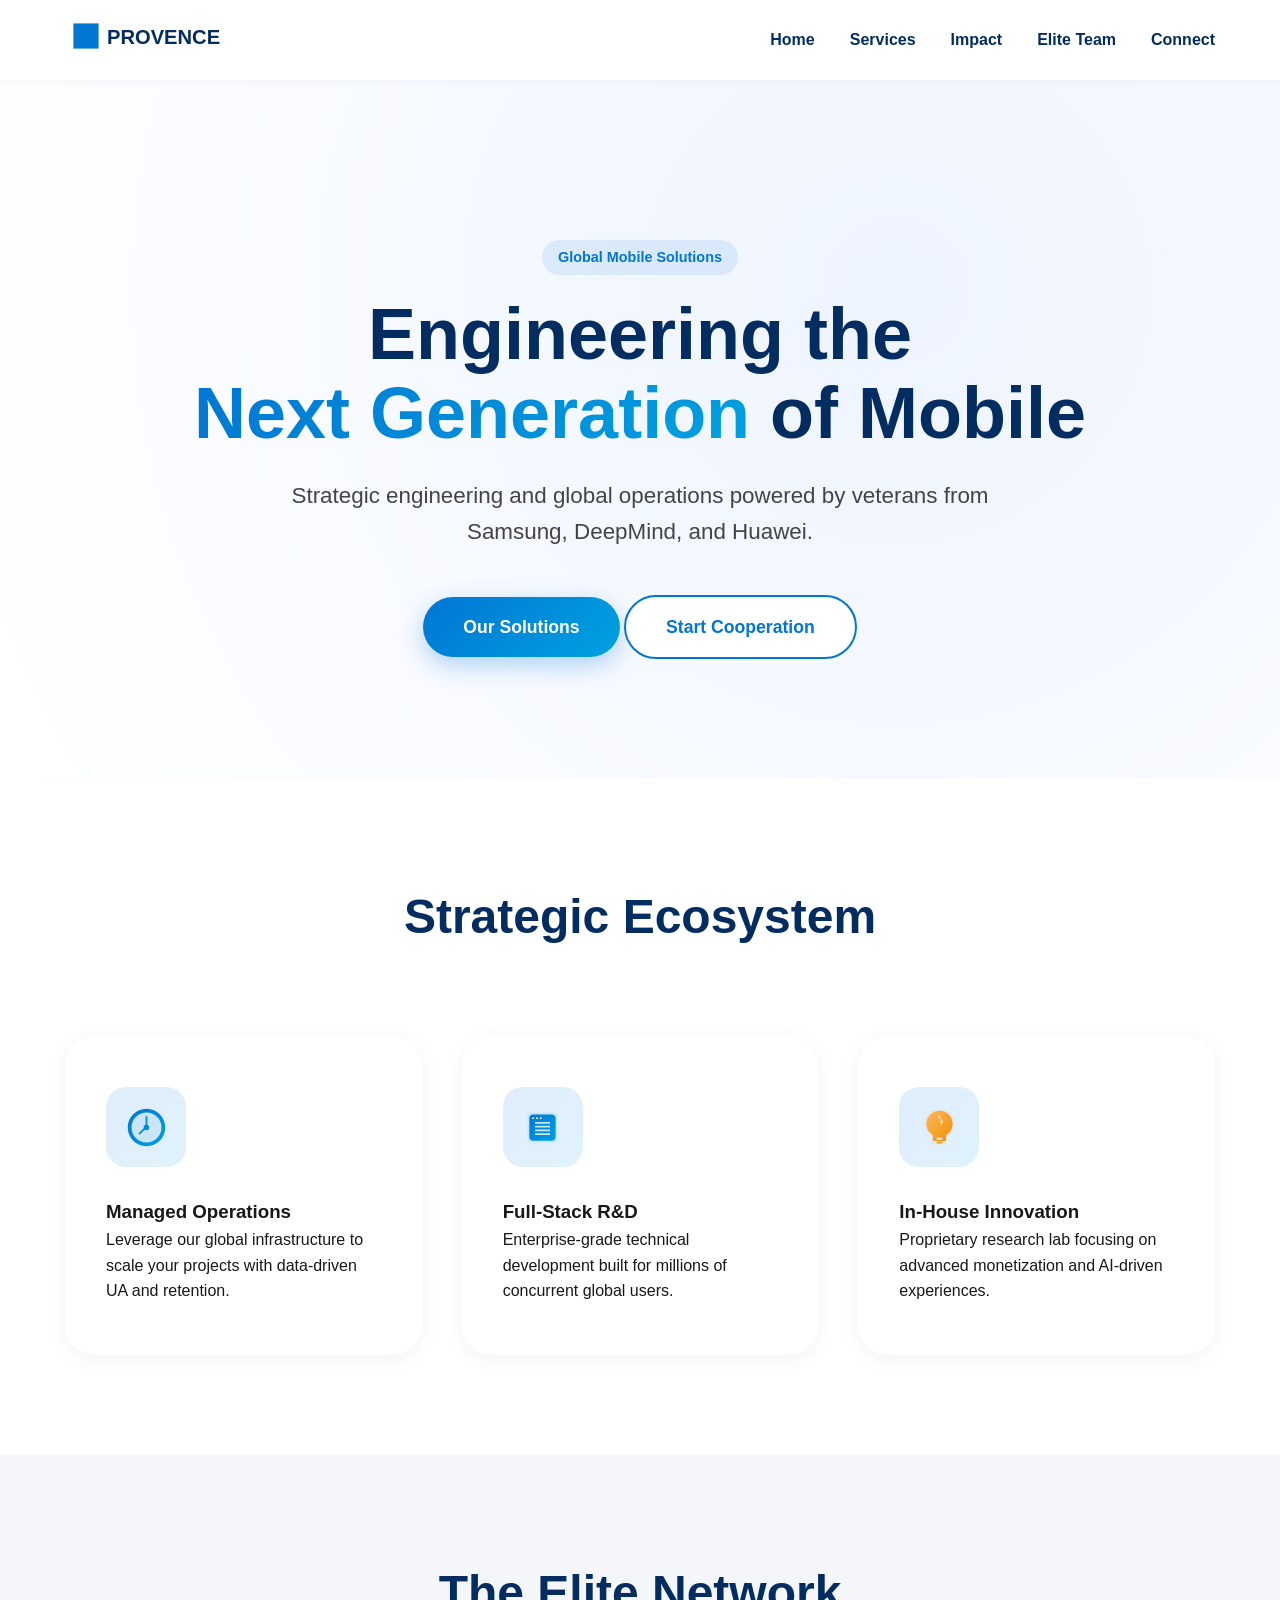
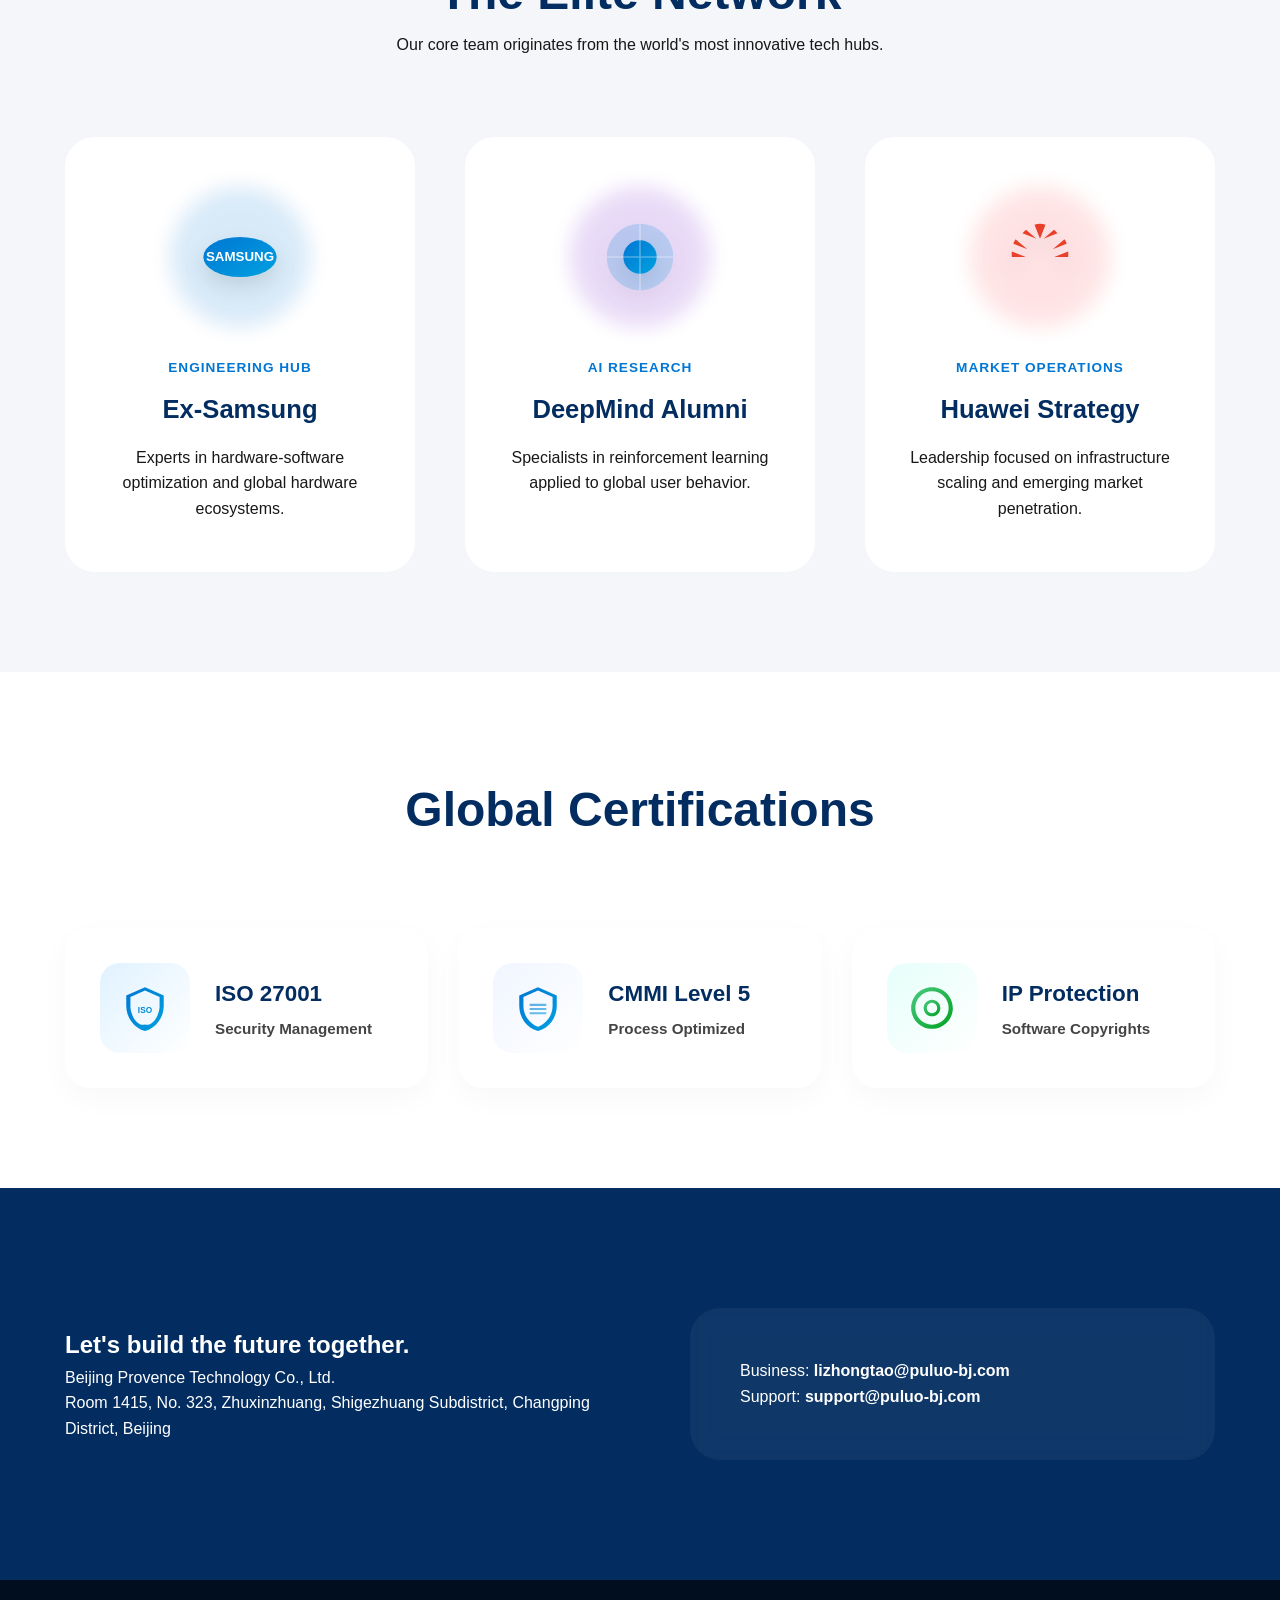
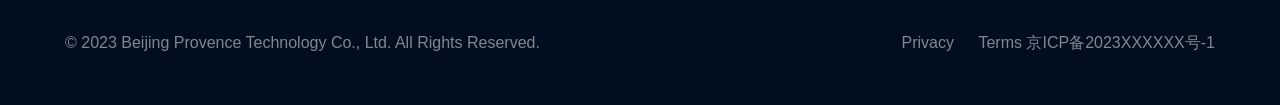
<file: index.html>
<!DOCTYPE html>
<html lang="en">
<head>
    <meta charset="UTF-8">
    <meta name="viewport" content="width=device-width, initial-scale=1.0">
    <title>Beijing Provence Technology | Global Mobile Excellence</title>
    <meta name="description" content="Beijing Provence Technology Co., Ltd. - Expert-led mobile app & game development. Founded by industry veterans from Samsung, DeepMind, and Huawei.">
    <link rel="stylesheet" href="css/style.css">
</head>
<body>
    <!-- 全局 SVG 渐变定义 (不可见) -->
    <svg style="display: none;">
        <defs>
            <linearGradient id="grad-blue" x1="0%" y1="0%" x2="100%" y2="100%">
                <stop offset="0%" style="stop-color:#0176d3;stop-opacity:1" />
                <stop offset="100%" style="stop-color:#00a1e0;stop-opacity:1" />
            </linearGradient>
            <linearGradient id="grad-gold" x1="0%" y1="0%" x2="100%" y2="100%">
                <stop offset="0%" style="stop-color:#FFB75E;stop-opacity:1" />
                <stop offset="100%" style="stop-color:#ED8F03;stop-opacity:1" />
            </linearGradient>
            <linearGradient id="grad-purple" x1="0%" y1="0%" x2="100%" y2="100%">
                <stop offset="0%" style="stop-color:#6a11cb;stop-opacity:1" />
                <stop offset="100%" style="stop-color:#2575fc;stop-opacity:1" />
            </linearGradient>
            <linearGradient id="grad-green" x1="0%" y1="0%" x2="100%" y2="100%">
                <stop offset="0%" style="stop-color:#11998e;stop-opacity:1" />
                <stop offset="100%" style="stop-color:#38ef7d;stop-opacity:1" />
            </linearGradient>
            <filter id="soft-glow" x="-20%" y="-20%" width="140%" height="140%">
                <feGaussianBlur stdDeviation="3" result="blur" />
                <feComposite in="SourceGraphic" in2="blur" operator="over" />
            </filter>
        </defs>
    </svg>

    <div id="loader">
        <div class="loader-content">
            <svg width="60" height="60" viewBox="0 0 50 50">
                <circle cx="25" cy="25" r="20" fill="none" stroke="#0176d3" stroke-width="4" stroke-dasharray="31.4 31.4">
                    <animateTransform attributeName="transform" type="rotate" from="0 25 25" to="360 25 25" dur="1s" repeatCount="indefinite"/>
                </circle>
            </svg>
        </div>
    </div>

    <header>
        <div class="container">
            <nav>
                <div class="logo"><img src="svg/logo.svg" alt="Provence Technology"></div>
                <ul class="nav-links">
                    <li><a href="#home">Home</a></li>
                    <li><a href="#services">Services</a></li>
                    <li><a href="#cases">Impact</a></li>
                    <li><a href="#team">Elite Team</a></li>
                    <li><a href="#contact">Connect</a></li>
                </ul>
            </nav>
        </div>
    </header>

    <main>
        <section id="home" class="hero">
            <div class="container">
                <span class="badge-tag">Global Mobile Solutions</span>
                <h1>Engineering the <br><span class="text-gradient">Next Generation</span> of Mobile</h1>
                <p>Strategic engineering and global operations powered by veterans from Samsung, DeepMind, and Huawei.</p>
                <div class="hero-btns">
                    <a href="#services" class="btn btn-primary">Our Solutions</a>
                    <a href="#contact" class="btn btn-outline">Start Cooperation</a>
                </div>
            </div>
        </section>

        <!-- 业务模型部分 -->
        <section id="services" class="section">
            <div class="container">
                <div class="section-title">
                    <h2>Strategic Ecosystem</h2>
                </div>
                <div class="grid">
                    <div class="card card-hover">
                        <div class="card-icon-box">
                            <svg class="icon-svg floating"><use xlink:href="svg/icons.svg#service-ops"></use></svg>
                        </div>
                        <h3>Managed Operations</h3>
                        <p>Leverage our global infrastructure to scale your projects with data-driven UA and retention.</p>
                    </div>
                    <div class="card card-hover">
                        <div class="card-icon-box">
                            <svg class="icon-svg floating" style="animation-delay: 0.5s;"><use xlink:href="svg/icons.svg#service-rd"></use></svg>
                        </div>
                        <h3>Full-Stack R&D</h3>
                        <p>Enterprise-grade technical development built for millions of concurrent global users.</p>
                    </div>
                    <div class="card card-hover">
                        <div class="card-icon-box">
                            <svg class="icon-svg floating" style="animation-delay: 1s;"><use xlink:href="svg/icons.svg#service-innovation"></use></svg>
                        </div>
                        <h3>In-House Innovation</h3>
                        <p>Proprietary research lab focusing on advanced monetization and AI-driven experiences.</p>
                    </div>
                </div>
            </div>
        </section>

        <!-- 团队成员部分 (针对您的截图进行优化) -->
        <section id="team" class="section bg-light">
            <div class="container">
                <div class="section-title">
                    <h2>The Elite Network</h2>
                    <p>Our core team originates from the world's most innovative tech hubs.</p>
                </div>
                <div class="team-grid">
                    <div class="team-card card-hover">
                        <div class="avatar-wrapper">
                            <div class="icon-bg blue"></div>
                            <svg class="team-icon"><use xlink:href="svg/icons.svg#icon-samsung"></use></svg>
                        </div>
                        <div class="role">Engineering Hub</div>
                        <h4>Ex-Samsung</h4>
                        <p class="bio">Experts in hardware-software optimization and global hardware ecosystems.</p>
                    </div>
                    <div class="team-card card-hover">
                        <div class="avatar-wrapper">
                            <div class="icon-bg purple"></div>
                            <svg class="team-icon"><use xlink:href="svg/icons.svg#icon-deepmind"></use></svg>
                        </div>
                        <div class="role">AI Research</div>
                        <h4>DeepMind Alumni</h4>
                        <p class="bio">Specialists in reinforcement learning applied to global user behavior.</p>
                    </div>
                    <div class="team-card card-hover">
                        <div class="avatar-wrapper">
                            <div class="icon-bg red"></div>
                            <svg class="team-icon"><use xlink:href="svg/icons.svg#icon-huawei"></use></svg>
                        </div>
                        <div class="role">Market Operations</div>
                        <h4>Huawei Strategy</h4>
                        <p class="bio">Leadership focused on infrastructure scaling and emerging market penetration.</p>
                    </div>
                </div>
            </div>
        </section>

        <!-- 资质认证部分 (针对您的截图进行优化) -->
        <section class="section">
            <div class="container">
                <div class="section-title">
                    <h2>Global Certifications</h2>
                </div>
                <div class="certification-grid">
                    <div class="cert-item-v2">
                        <div class="cert-icon-v2 iso">
                            <svg><use xlink:href="svg/icons.svg#icon-iso"></use></svg>
                        </div>
                        <div class="cert-info">
                            <h4>ISO 27001</h4>
                            <span>Security Management</span>
                        </div>
                    </div>
                    <div class="cert-item-v2">
                        <div class="cert-icon-v2 cmmi">
                            <svg><use xlink:href="svg/icons.svg#icon-cmmi"></use></svg>
                        </div>
                        <div class="cert-info">
                            <h4>CMMI Level 5</h4>
                            <span>Process Optimized</span>
                        </div>
                    </div>
                    <div class="cert-item-v2">
                        <div class="cert-icon-v2 copyright">
                            <svg><use xlink:href="svg/icons.svg#icon-copyright"></use></svg>
                        </div>
                        <div class="cert-info">
                            <h4>IP Protection</h4>
                            <span>Software Copyrights</span>
                        </div>
                    </div>
                </div>
            </div>
        </section>

        <!-- 联系方式 -->
        <section id="contact" class="contact-section">
            <div class="container">
                <div class="contact-grid">
                    <div class="contact-info">
                        <h2>Let's build the future together.</h2>
                        <p>Beijing Provence Technology Co., Ltd.</p>
                        <p>Room 1415, No. 323, Zhuxinzhuang, Shigezhuang Subdistrict, Changping District, Beijing</p>
                    </div>
                    <div class="contact-card">
                        <p>Business: <a href="mailto:lizhongtao@puluo-bj.com">lizhongtao@puluo-bj.com</a></p>
                        <p>Support: <a href="mailto:support@puluo-bj.com">support@puluo-bj.com</a></p>
                    </div>
                </div>
            </div>
        </section>
    </main>

    <footer>
        <div class="container">
            <div class="footer-bottom">
                <p>&copy; 2023 Beijing Provence Technology Co., Ltd. All Rights Reserved.</p>
                <div class="footer-links">
                    <a href="legal/privacy-policy.html">Privacy</a>
                    <a href="legal/terms-of-service.html">Terms</a>
                    <span class="icp">京ICP备2023XXXXXX号-1</span>
                </div>
            </div>
        </div>
    </footer>

    <script src="js/main.js"></script>
</body>
</html>
</file>
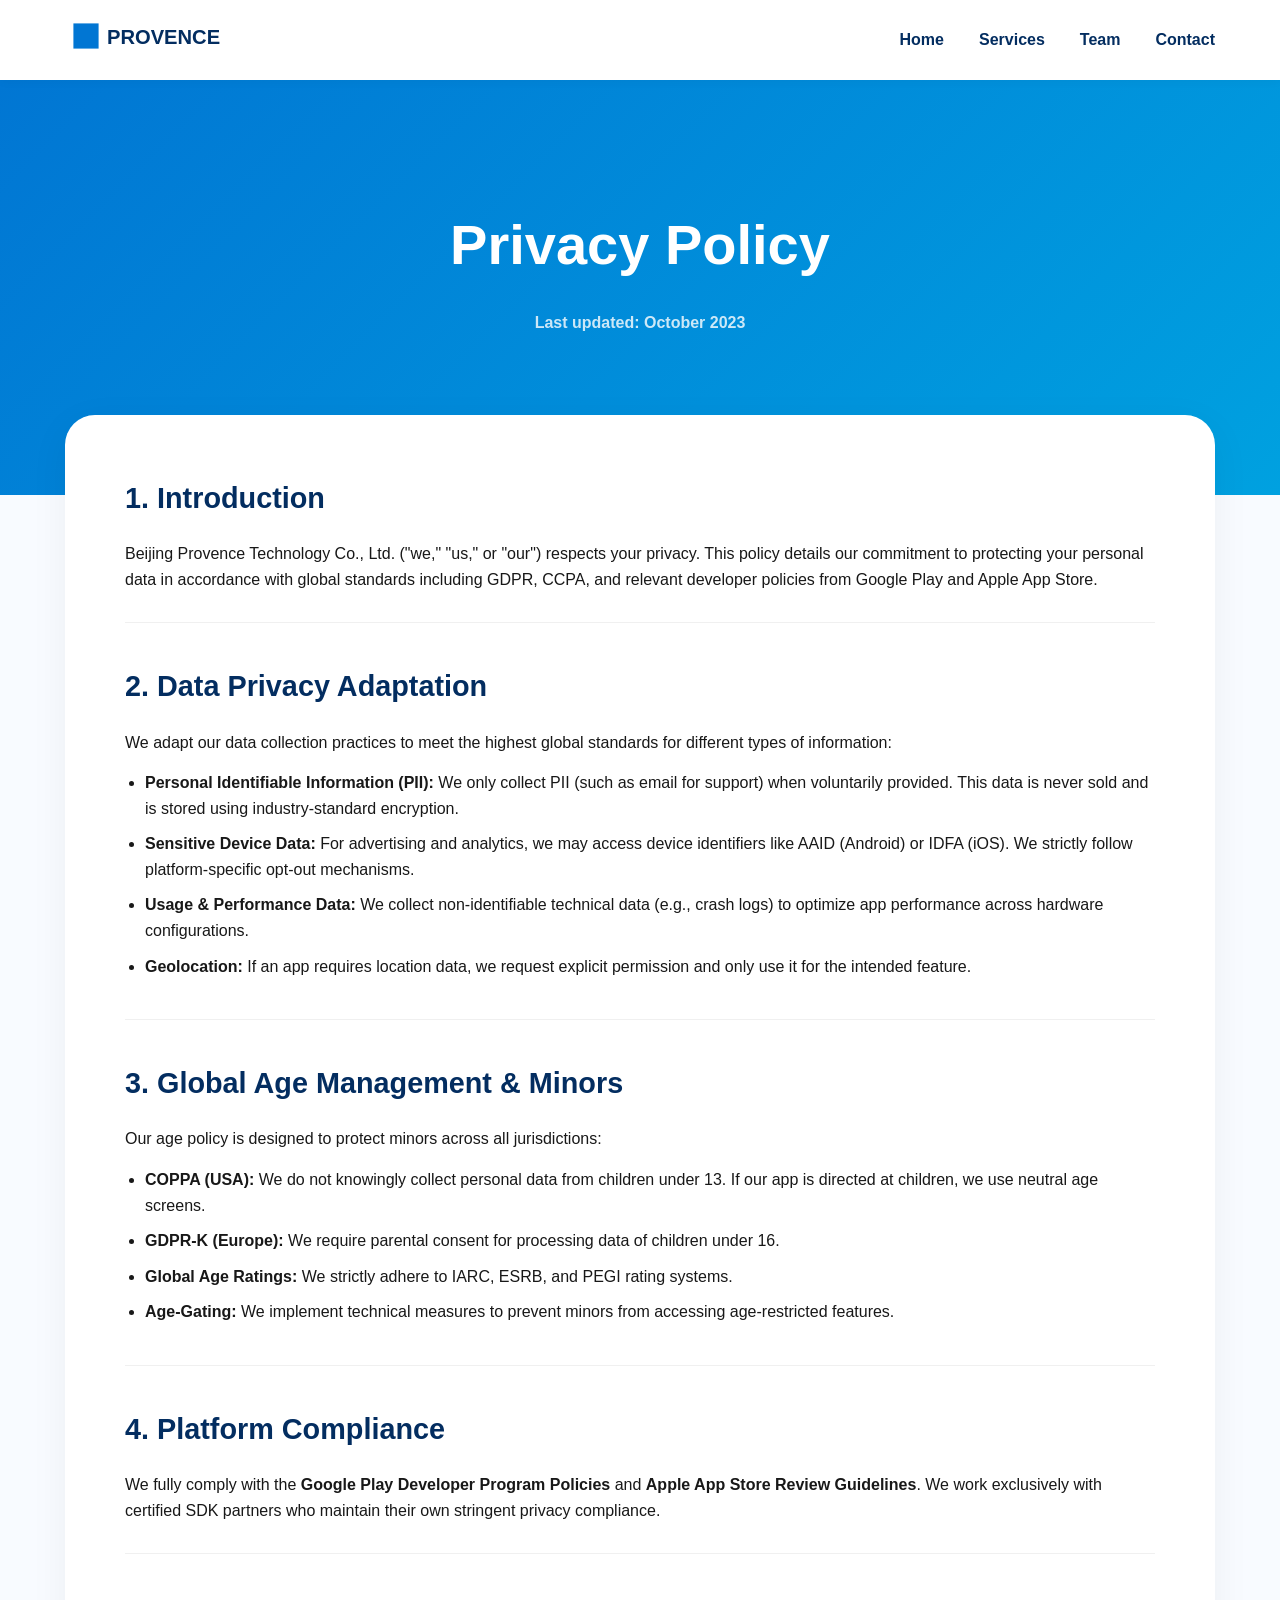
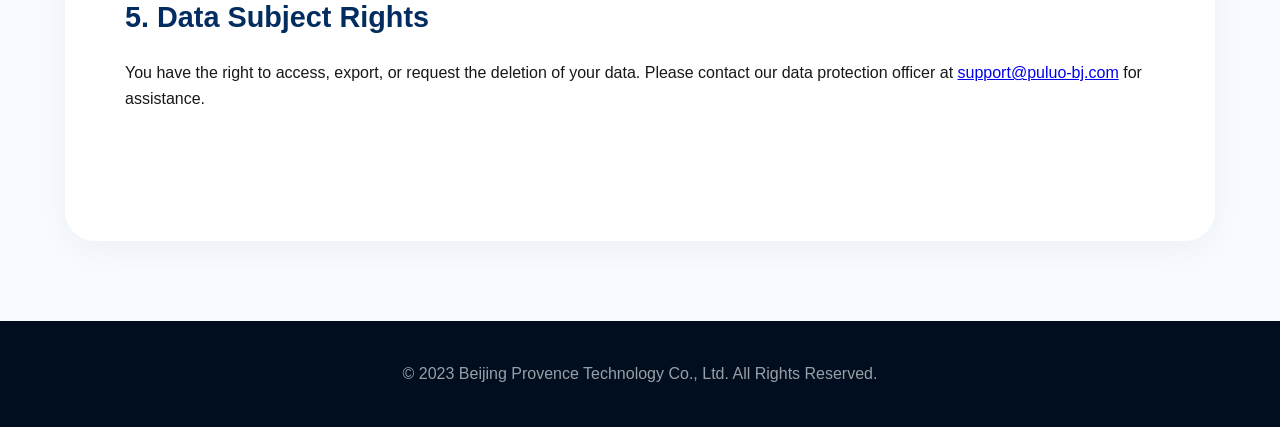
<file: legal/privacy-policy.html>
<!DOCTYPE html>
<html lang="en">
<head>
    <meta charset="UTF-8">
    <meta name="viewport" content="width=device-width, initial-scale=1.0">
    <title>Privacy Policy | Beijing Provence Technology Co., Ltd.</title>
    <link rel="stylesheet" href="../css/style.css">
    <style>
        .legal-content {
            background: white;
            padding: 60px;
            border-radius: 30px;
            box-shadow: 0 10px 40px rgba(0,0,0,0.05);
            margin-top: -80px;
            position: relative;
            z-index: 10;
        }
        .legal-header {
            background: var(--gradient-blue);
            padding: 120px 0 160px;
            text-align: center;
            color: white;
        }
        .legal-header h1 {
            font-size: 3.5rem;
            margin-bottom: 20px;
        }
        .legal-section {
            margin-bottom: 40px;
            padding-bottom: 30px;
            border-bottom: 1px solid #f0f0f0;
        }
        .legal-section:last-child { border: none; }
        .legal-section h2 {
            color: var(--secondary-color);
            margin-bottom: 20px;
            font-size: 1.8rem;
        }
        .legal-section ul {
            padding-left: 20px;
            margin-top: 15px;
        }
        .legal-section li {
            margin-bottom: 10px;
        }
        .last-updated {
            opacity: 0.8;
            font-weight: 600;
        }
    </style>
</head>
<body style="background: #f8fbff;">
    <header>
        <div class="container">
            <nav>
                <div class="logo"><img src="../svg/logo.svg" alt="Logo"></div>
                <ul class="nav-links">
                    <li><a href="../index.html">Home</a></li>
                    <li><a href="../index.html#services">Services</a></li>
                    <li><a href="../index.html#team">Team</a></li>
                    <li><a href="../index.html#contact">Contact</a></li>
                </ul>
            </nav>
        </div>
    </header>

    <div class="legal-header">
        <div class="container">
            <h1>Privacy Policy</h1>
            <p class="last-updated">Last updated: October 2023</p>
        </div>
    </div>

    <main class="container">
        <div class="legal-content">
            <section class="legal-section">
                <h2>1. Introduction</h2>
                <p>Beijing Provence Technology Co., Ltd. ("we," "us," or "our") respects your privacy. This policy details our commitment to protecting your personal data in accordance with global standards including GDPR, CCPA, and relevant developer policies from Google Play and Apple App Store.</p>
            </section>

            <section class="legal-section">
                <h2>2. Data Privacy Adaptation</h2>
                <p>We adapt our data collection practices to meet the highest global standards for different types of information:</p>
                <ul>
                    <li><strong>Personal Identifiable Information (PII):</strong> We only collect PII (such as email for support) when voluntarily provided. This data is never sold and is stored using industry-standard encryption.</li>
                    <li><strong>Sensitive Device Data:</strong> For advertising and analytics, we may access device identifiers like AAID (Android) or IDFA (iOS). We strictly follow platform-specific opt-out mechanisms.</li>
                    <li><strong>Usage & Performance Data:</strong> We collect non-identifiable technical data (e.g., crash logs) to optimize app performance across hardware configurations.</li>
                    <li><strong>Geolocation:</strong> If an app requires location data, we request explicit permission and only use it for the intended feature.</li>
                </ul>
            </section>

            <section class="legal-section">
                <h2>3. Global Age Management & Minors</h2>
                <p>Our age policy is designed to protect minors across all jurisdictions:</p>
                <ul>
                    <li><strong>COPPA (USA):</strong> We do not knowingly collect personal data from children under 13. If our app is directed at children, we use neutral age screens.</li>
                    <li><strong>GDPR-K (Europe):</strong> We require parental consent for processing data of children under 16.</li>
                    <li><strong>Global Age Ratings:</strong> We strictly adhere to IARC, ESRB, and PEGI rating systems.</li>
                    <li><strong>Age-Gating:</strong> We implement technical measures to prevent minors from accessing age-restricted features.</li>
                </ul>
            </section>

            <section class="legal-section">
                <h2>4. Platform Compliance</h2>
                <p>We fully comply with the <strong>Google Play Developer Program Policies</strong> and <strong>Apple App Store Review Guidelines</strong>. We work exclusively with certified SDK partners who maintain their own stringent privacy compliance.</p>
            </section>

            <section class="legal-section">
                <h2>5. Data Subject Rights</h2>
                <p>You have the right to access, export, or request the deletion of your data. Please contact our data protection officer at <a href="mailto:support@puluo-bj.com">support@puluo-bj.com</a> for assistance.</p>
            </section>
        </div>
    </main>

    <footer style="margin-top: 80px; background: #010e1f; padding: 40px 0; color: white;">
        <div class="container" style="text-align: center; opacity: 0.6;">
            <p>&copy; 2023 Beijing Provence Technology Co., Ltd. All Rights Reserved.</p>
        </div>
    </footer>
</body>
</html>
</file>
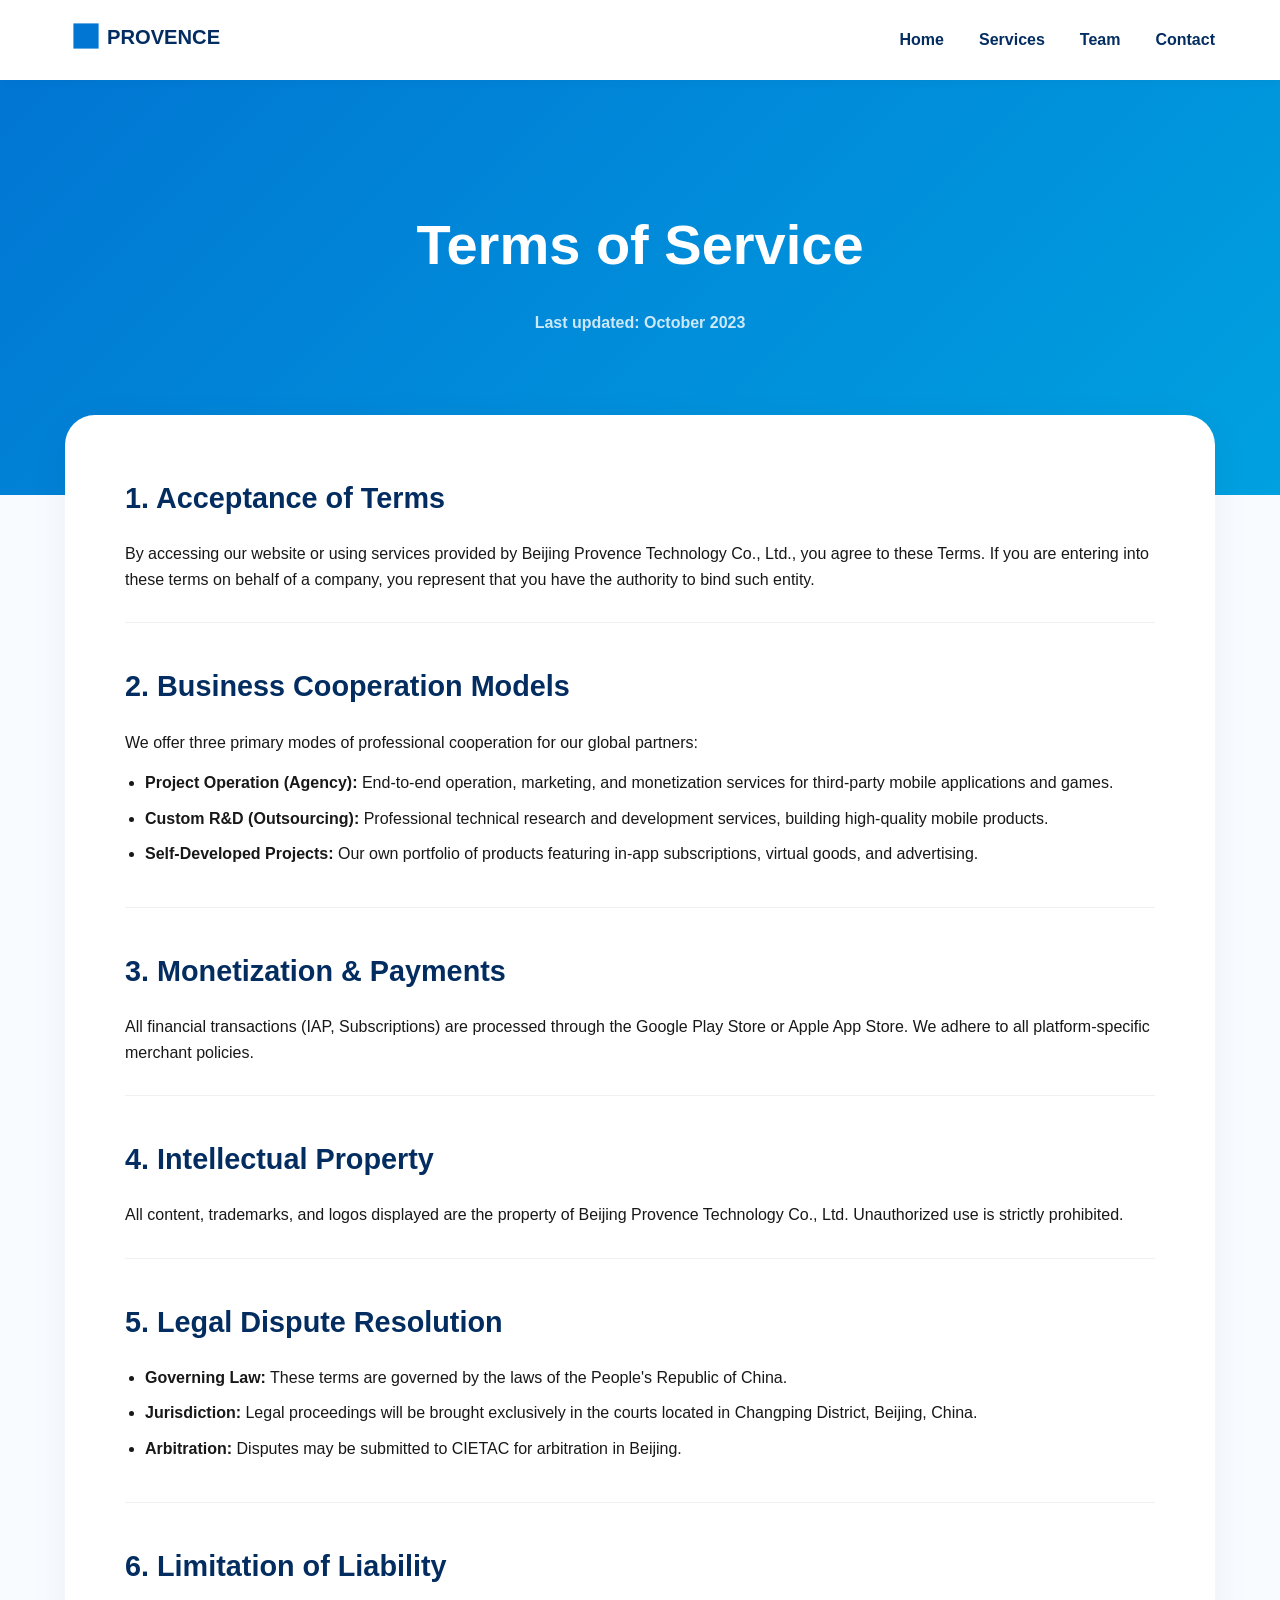
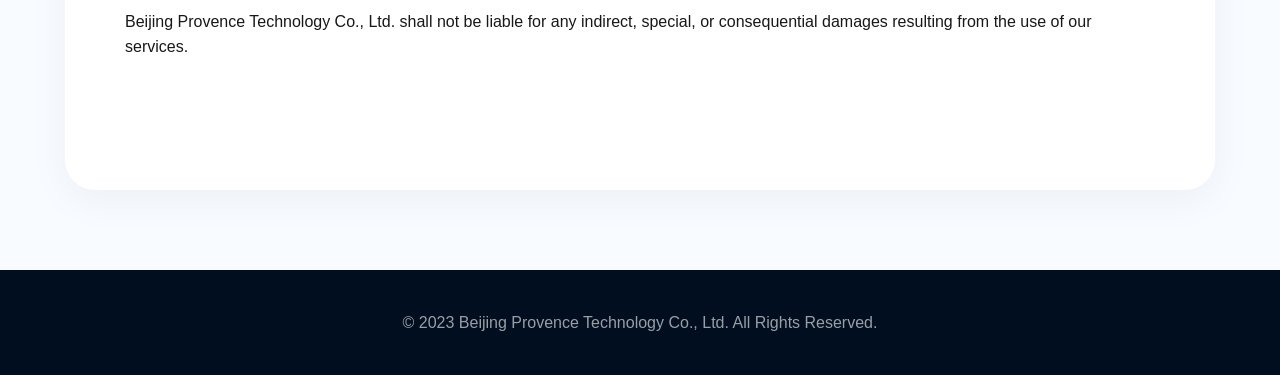
<file: legal/terms-of-service.html>
<!DOCTYPE html>
<html lang="en">
<head>
    <meta charset="UTF-8">
    <meta name="viewport" content="width=device-width, initial-scale=1.0">
    <title>Terms of Service | Beijing Provence Technology Co., Ltd.</title>
    <link rel="stylesheet" href="../css/style.css">
    <style>
        .legal-content {
            background: white;
            padding: 60px;
            border-radius: 30px;
            box-shadow: 0 10px 40px rgba(0,0,0,0.05);
            margin-top: -80px;
            position: relative;
            z-index: 10;
        }
        .legal-header {
            background: var(--gradient-blue);
            padding: 120px 0 160px;
            text-align: center;
            color: white;
        }
        .legal-header h1 {
            font-size: 3.5rem;
            margin-bottom: 20px;
        }
        .legal-section {
            margin-bottom: 40px;
            padding-bottom: 30px;
            border-bottom: 1px solid #f0f0f0;
        }
        .legal-section:last-child { border: none; }
        .legal-section h2 {
            color: var(--secondary-color);
            margin-bottom: 20px;
            font-size: 1.8rem;
        }
        .legal-section ul {
            padding-left: 20px;
            margin-top: 15px;
        }
        .legal-section li {
            margin-bottom: 10px;
        }
        .last-updated {
            opacity: 0.8;
            font-weight: 600;
        }
    </style>
</head>
<body style="background: #f8fbff;">
    <header>
        <div class="container">
            <nav>
                <div class="logo"><img src="../svg/logo.svg" alt="Logo"></div>
                <ul class="nav-links">
                    <li><a href="../index.html">Home</a></li>
                    <li><a href="../index.html#services">Services</a></li>
                    <li><a href="../index.html#team">Team</a></li>
                    <li><a href="../index.html#contact">Contact</a></li>
                </ul>
            </nav>
        </div>
    </header>

    <div class="legal-header">
        <div class="container">
            <h1>Terms of Service</h1>
            <p class="last-updated">Last updated: October 2023</p>
        </div>
    </div>

    <main class="container">
        <div class="legal-content">
            <section class="legal-section">
                <h2>1. Acceptance of Terms</h2>
                <p>By accessing our website or using services provided by Beijing Provence Technology Co., Ltd., you agree to these Terms. If you are entering into these terms on behalf of a company, you represent that you have the authority to bind such entity.</p>
            </section>

            <section class="legal-section">
                <h2>2. Business Cooperation Models</h2>
                <p>We offer three primary modes of professional cooperation for our global partners:</p>
                <ul>
                    <li><strong>Project Operation (Agency):</strong> End-to-end operation, marketing, and monetization services for third-party mobile applications and games.</li>
                    <li><strong>Custom R&D (Outsourcing):</strong> Professional technical research and development services, building high-quality mobile products.</li>
                    <li><strong>Self-Developed Projects:</strong> Our own portfolio of products featuring in-app subscriptions, virtual goods, and advertising.</li>
                </ul>
            </section>

            <section class="legal-section">
                <h2>3. Monetization & Payments</h2>
                <p>All financial transactions (IAP, Subscriptions) are processed through the Google Play Store or Apple App Store. We adhere to all platform-specific merchant policies.</p>
            </section>

            <section class="legal-section">
                <h2>4. Intellectual Property</h2>
                <p>All content, trademarks, and logos displayed are the property of Beijing Provence Technology Co., Ltd. Unauthorized use is strictly prohibited.</p>
            </section>

            <section class="legal-section">
                <h2>5. Legal Dispute Resolution</h2>
                <ul>
                    <li><strong>Governing Law:</strong> These terms are governed by the laws of the People's Republic of China.</li>
                    <li><strong>Jurisdiction:</strong> Legal proceedings will be brought exclusively in the courts located in Changping District, Beijing, China.</li>
                    <li><strong>Arbitration:</strong> Disputes may be submitted to CIETAC for arbitration in Beijing.</li>
                </ul>
            </section>

            <section class="legal-section">
                <h2>6. Limitation of Liability</h2>
                <p>Beijing Provence Technology Co., Ltd. shall not be liable for any indirect, special, or consequential damages resulting from the use of our services.</p>
            </section>
        </div>
    </main>

    <footer style="margin-top: 80px; background: #010e1f; padding: 40px 0; color: white;">
        <div class="container" style="text-align: center; opacity: 0.6;">
            <p>&copy; 2023 Beijing Provence Technology Co., Ltd. All Rights Reserved.</p>
        </div>
    </footer>
</body>
</html>
</file>
<file: css/style.css>
:root {
    --primary-color: #0176d3;
    --primary-dark: #014486;
    --secondary-color: #032d60;
    --accent-color: #00a1e0;
    --success-color: #2e844a;
    --text-color: #181818;
    --text-light: #444444;
    --light-gray: #f3f2f2;
    --white: #ffffff;
    --border-color: #dddbda;
    --bg-light: #f4f6f9;
    --gradient-blue: linear-gradient(135deg, #0176d3 0%, #00a1e0 100%);
    --shadow-soft: 0 4px 20px rgba(0,0,0,0.05);
    --shadow-hover: 0 12px 30px rgba(0,0,0,0.12);
}

* {
    margin: 0;
    padding: 0;
    box-sizing: border-box;
    scroll-behavior: smooth;
}

body {
    font-family: 'Salesforce Sans', Arial, sans-serif;
    line-height: 1.6;
    color: var(--text-color);
    background-color: var(--white);
    overflow-x: hidden;
}

/* Loader */
#loader {
    position: fixed;
    top: 0;
    left: 0;
    width: 100%;
    height: 100%;
    background: white;
    display: flex;
    justify-content: center;
    align-items: center;
    z-index: 9999;
    transition: opacity 0.5s ease-out;
}

header {
    background-color: rgba(255, 255, 255, 0.95);
    backdrop-filter: blur(10px);
    box-shadow: 0 2px 10px rgba(0,0,0,0.03);
    position: sticky;
    top: 0;
    z-index: 1000;
}

.container {
    max-width: 1200px;
    margin: 0 auto;
    padding: 0 25px;
}

nav {
    display: flex;
    justify-content: space-between;
    align-items: center;
    height: 80px;
}

.logo img {
    height: 42px;
}

.nav-links {
    display: flex;
    list-style: none;
}

.nav-links li {
    margin-left: 35px;
}

.nav-links a {
    text-decoration: none;
    color: var(--secondary-color);
    font-weight: 600;
    font-size: 1rem;
    transition: color 0.3s;
}

.nav-links a:hover {
    color: var(--primary-color);
}

/* Hero Section */
.hero {
    padding: 160px 0 120px;
    background: radial-gradient(circle at 70% 30%, #eef4ff 0%, #ffffff 100%);
    text-align: center;
}

.badge-tag {
    display: inline-block;
    padding: 6px 16px;
    background: rgba(1, 118, 211, 0.1);
    color: var(--primary-color);
    border-radius: 50px;
    font-weight: 700;
    font-size: 0.9rem;
    margin-bottom: 20px;
}

.hero h1 {
    font-size: 4.5rem;
    line-height: 1.1;
    color: var(--secondary-color);
    margin-bottom: 25px;
    font-weight: 800;
}

.text-gradient {
    background: var(--gradient-blue);
    -webkit-background-clip: text;
    -webkit-text-fill-color: transparent;
}

.hero p {
    font-size: 1.4rem;
    color: var(--text-light);
    max-width: 800px;
    margin: 0 auto 45px;
}

/* Buttons */
.btn {
    display: inline-block;
    padding: 16px 40px;
    border-radius: 50px;
    text-decoration: none;
    font-weight: 700;
    font-size: 1.1rem;
    transition: all 0.3s cubic-bezier(0.175, 0.885, 0.32, 1.275);
    cursor: pointer;
    border: none;
}

.btn-primary {
    background: var(--gradient-blue);
    color: var(--white);
    box-shadow: 0 8px 25px rgba(1, 118, 211, 0.3);
}

.btn-outline {
    background-color: var(--white);
    color: var(--primary-color);
    border: 2px solid var(--primary-color);
}

.btn:hover {
    transform: translateY(-4px);
}

/* Section Common */
.section {
    padding: 100px 0;
}

.section-title {
    text-align: center;
    margin-bottom: 80px;
}

.section-title h2 {
    font-size: 3rem;
    color: var(--secondary-color);
    font-weight: 800;
}

.bg-light {
    background-color: var(--bg-light);
}

/* Service Cards - Fixed the plain icons */
.grid {
    display: grid;
    grid-template-columns: repeat(auto-fit, minmax(320px, 1fr));
    gap: 40px;
}

.card {
    background: white;
    padding: 50px 40px;
    border-radius: 30px;
    box-shadow: var(--shadow-soft);
    transition: all 0.4s ease;
    border: 1px solid transparent;
}

.card:hover {
    transform: translateY(-10px);
    box-shadow: var(--shadow-hover);
    border-color: var(--primary-color);
}

.card-icon-box {
    width: 80px;
    height: 80px;
    background: #f8fbff;
    border-radius: 20px;
    display: flex;
    align-items: center;
    justify-content: center;
    margin-bottom: 30px;
    position: relative;
    overflow: hidden;
}

.card-icon-box::after {
    content: '';
    position: absolute;
    width: 100%;
    height: 100%;
    background: var(--gradient-blue);
    opacity: 0.1;
}

.icon-svg {
    width: 45px;
    height: 45px;
    z-index: 1;
}

/* Floating Animation */
@keyframes floating {
    0% { transform: translateY(0px); }
    50% { transform: translateY(-8px); }
    100% { transform: translateY(0px); }
}

.floating {
    animation: floating 3s ease-in-out infinite;
}

/* Team Cards - Fixed the plain circles */
.team-grid {
    display: grid;
    grid-template-columns: repeat(auto-fit, minmax(300px, 1fr));
    gap: 50px;
}

.team-card {
    background: white;
    border-radius: 30px;
    padding: 50px 30px;
    text-align: center;
    transition: all 0.4s ease;
}

.avatar-wrapper {
    width: 140px;
    height: 140px;
    margin: 0 auto 30px;
    position: relative;
    display: flex;
    align-items: center;
    justify-content: center;
}

.icon-bg {
    position: absolute;
    width: 100%;
    height: 100%;
    border-radius: 50%;
    opacity: 0.15;
    filter: blur(10px);
}

.icon-bg.blue { background-color: #0176d3; }
.icon-bg.purple { background-color: #6a11cb; }
.icon-bg.red { background-color: #ff4d4f; }

.team-icon {
    width: 80px;
    height: 80px;
    filter: drop-shadow(0 10px 10px rgba(0,0,0,0.1));
}

.team-card .role {
    font-size: 0.85rem;
    font-weight: 800;
    text-transform: uppercase;
    color: var(--primary-color);
    letter-spacing: 1px;
    margin-bottom: 10px;
}

.team-card h4 {
    font-size: 1.6rem;
    color: var(--secondary-color);
    margin-bottom: 15px;
}

/* Certification Grid - Fixed the small plain cards */
.certification-grid {
    display: grid;
    grid-template-columns: repeat(auto-fit, minmax(350px, 1fr));
    gap: 30px;
}

.cert-item-v2 {
    background: white;
    padding: 35px;
    border-radius: 25px;
    display: flex;
    align-items: center;
    gap: 25px;
    box-shadow: 0 10px 30px rgba(0,0,0,0.03);
    transition: all 0.3s ease;
}

.cert-item-v2:hover {
    transform: scale(1.03);
    box-shadow: 0 20px 40px rgba(1, 118, 211, 0.1);
}

.cert-icon-v2 {
    width: 90px;
    height: 90px;
    border-radius: 20px;
    display: flex;
    align-items: center;
    justify-content: center;
    position: relative;
    overflow: hidden;
}

.cert-icon-v2 svg {
    width: 50px;
    height: 50px;
    z-index: 1;
}

.cert-icon-v2.iso { background: linear-gradient(135deg, #e0f2ff, #ffffff); color: #0070d2; }
.cert-icon-v2.cmmi { background: linear-gradient(135deg, #f0f5ff, #ffffff); color: #2575fc; }
.cert-icon-v2.copyright { background: linear-gradient(135deg, #e6fffa, #ffffff); color: #11998e; }

.cert-info h4 {
    font-size: 1.4rem;
    color: var(--secondary-color);
    margin-bottom: 4px;
}

.cert-info span {
    font-size: 0.95rem;
    color: var(--text-light);
    font-weight: 600;
}

/* Contact Section */
.contact-section {
    background: var(--secondary-color);
    color: white;
    padding: 120px 0;
}

.contact-grid {
    display: grid;
    grid-template-columns: 1fr 1fr;
    gap: 100px;
    align-items: center;
}

.contact-card {
    background: rgba(255,255,255,0.05);
    padding: 50px;
    border-radius: 30px;
    backdrop-filter: blur(10px);
}

.contact-card a {
    color: white;
    text-decoration: none;
    font-weight: 800;
}

footer {
    background: #010e1f;
    padding: 50px 0;
    color: rgba(255,255,255,0.5);
}

.footer-bottom {
    display: flex;
    justify-content: space-between;
    align-items: center;
}

.footer-links a {
    color: inherit;
    text-decoration: none;
    margin-left: 20px;
}

@media (max-width: 992px) {
    .contact-grid { grid-template-columns: 1fr; gap: 50px; }
    .hero h1 { font-size: 3.5rem; }
}

@media (max-width: 768px) {
    .hero h1 { font-size: 2.8rem; }
    .nav-links { display: none; }
}
</file>
